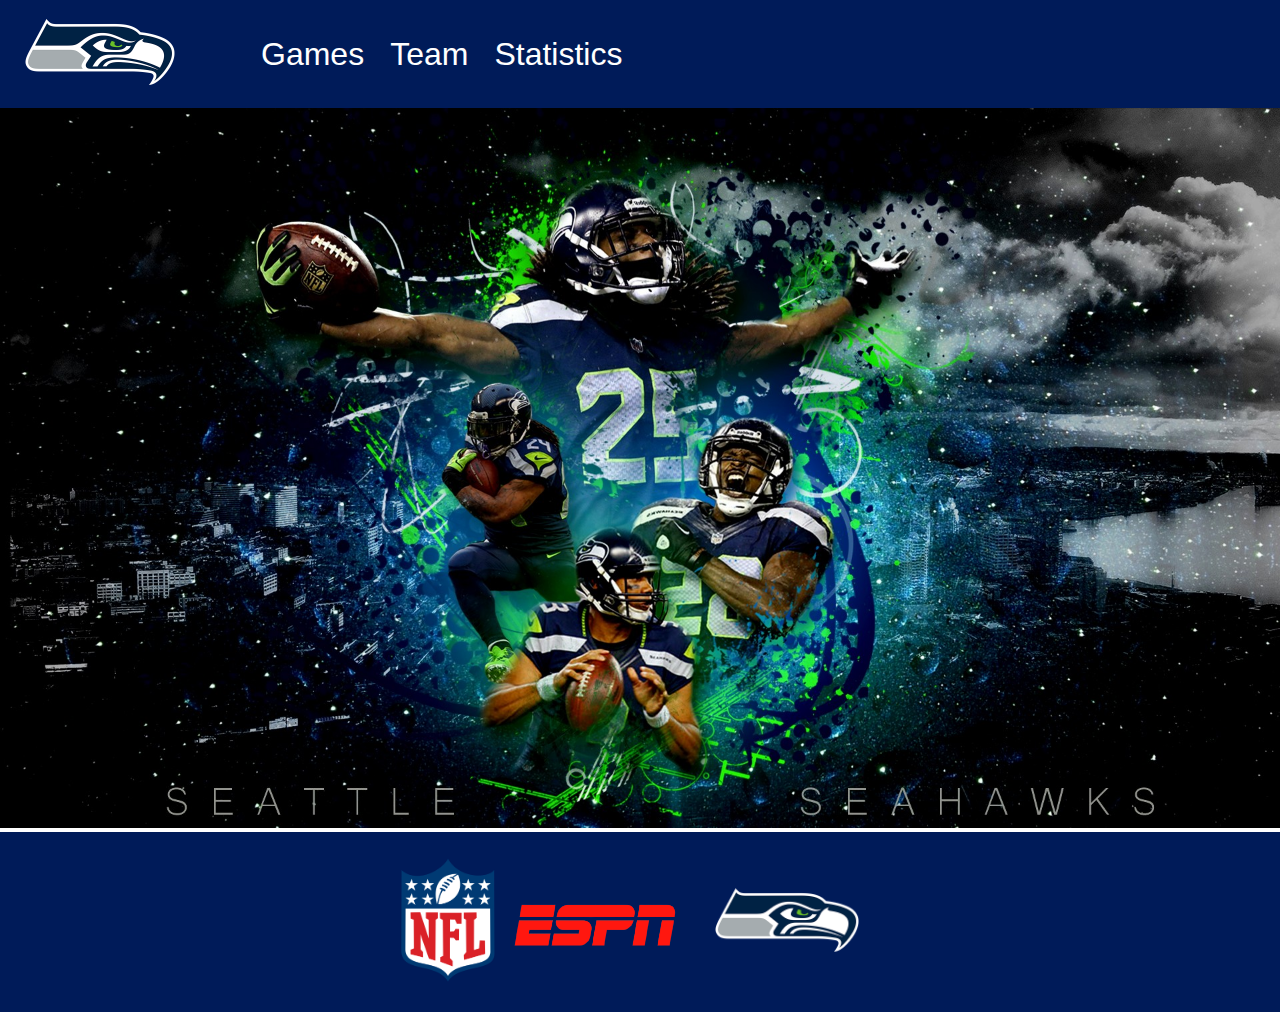
<file: exo website/index.html>
<!DOCTYPE html>
<html lang="en">
  <head>
    <meta charset="UTF-8" />
    <meta name="viewport" content="width=device-width, initial-scale=1.0" />
    <title>Seahawks Home</title>
    <link rel="stylesheet" href="css/global.css" />
    <link rel="stylesheet" href="css/index.css" />
  </head>
  <body>
    <header>
      <a href="index.html">
        <div class="box-logo">
          <img
            src="resources/seattle-seahawks-logo copie.png"
            alt="logoSeahawks"
          />
        </div>
      </a>

      <nav>
        <a href="games.html">Games</a>
        <a href="team.html">Team</a>
        <a href="statistics.html">Statistics</a>
      </nav>
    </header>
    <main>
      <img
        src="resources/1920x1080-px-NFL-Seattle-Seahawks-sports-1034163-wallhere.com copie.jpg"
        alt="backgroundgames"
        id="games"
      />
    </main>
    <footer>
      <div class="Logo">
        <a href="https://www.nfl.com/teams/seattle-seahawks/" target="_blank"
          ><img
            class="logoNFL"
            src="resources/nfl logo copie.png"
            alt="nfl-logo"
        /></a>
        <a
          href="https://www.espn.com/nfl/team/_/name/sea/seattle-seahawks"
          target="_blank"
        >
          <img
            class="LogoESPN"
            src="resources/ESPN_logos copie.png"
            alt="lodoEspn"
        /></a>
        <a href="https://www.seahawks.com/" target="_blank">
          <img
            class="LogoSea"
            src="resources/seattle-seahawks-logo copie.png"
            alt="logoSeaFooter"
        /></a>
      </div>
    </footer>
  </body>
</html>
</file>
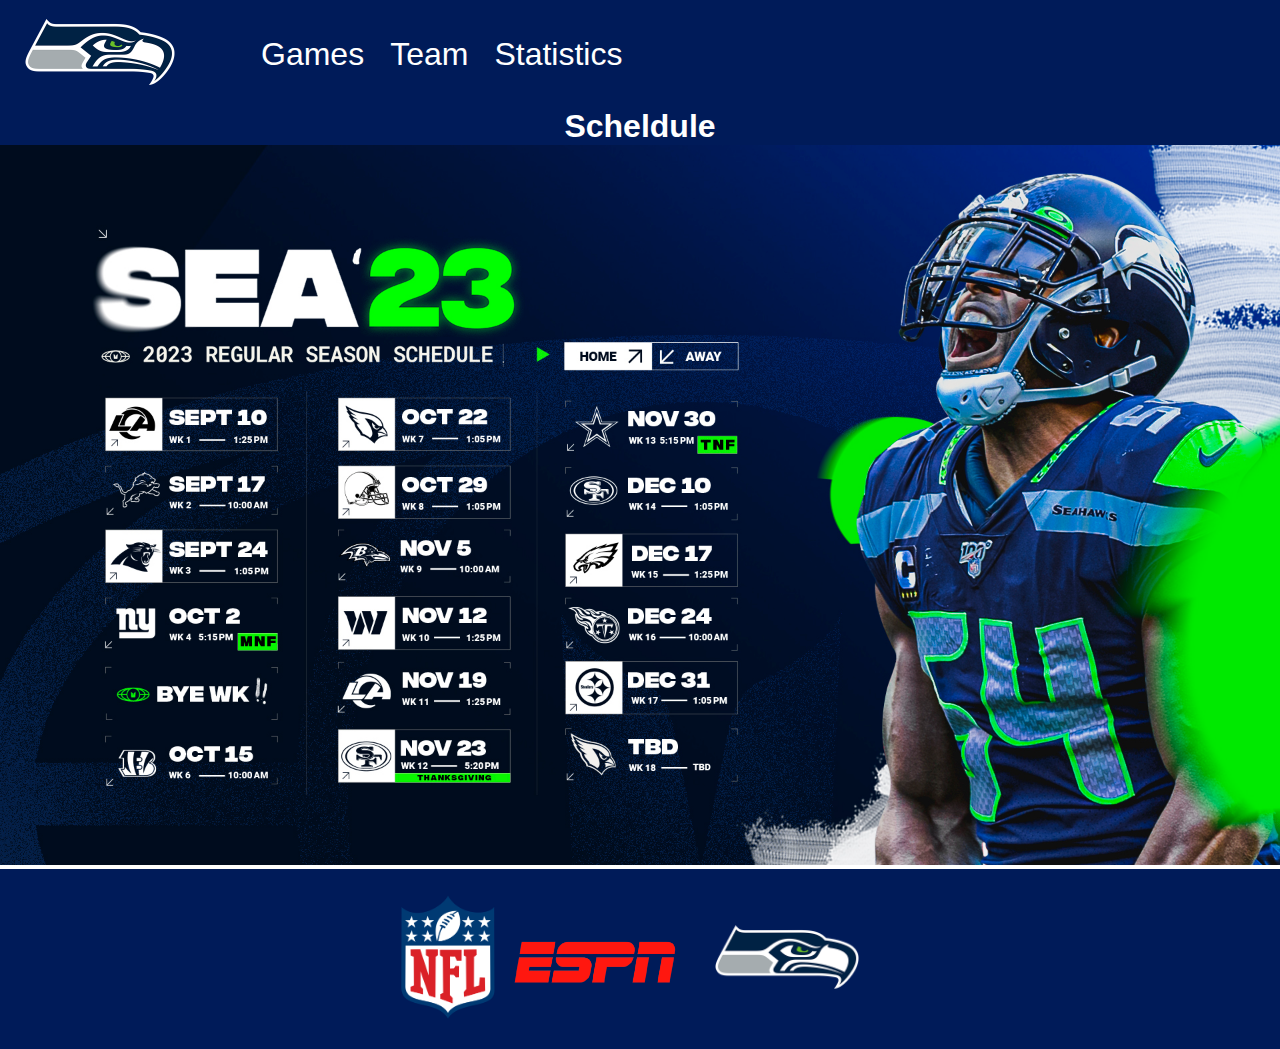
<file: exo website/games.html>
<!DOCTYPE html>
<html lang="en">
  <head>
    <meta charset="UTF-8" />
    <meta name="viewport" content="width=device-width, initial-scale=1.0" />
    <title>Seahawks Games</title>
    <link rel="stylesheet" href="css/global.css" />
    <link rel="stylesheet" href="css/games.css" />
  </head>
  <body>
    <header>
      <a href="index.html">
        <div class="box-logo">
          <img
            src="resources/seattle-seahawks-logo copie.png"
            alt="logoSeahawks"
          />
        </div>
      </a>

      <nav>
        <a href="games.html">Games</a>
        <a href="team.html">Team</a>
        <a href="statistics.html">Statistics</a>
      </nav>
    </header>
    <main>
      <h1>Scheldule</h1>
      <img
        src="resources/Games seahawks.jpeg"
        alt="backgroundpage2"
        id="page2"
      />
    </main>
    <footer>
      <div class="Logo">
        <a href="https://www.nfl.com/teams/seattle-seahawks/" target="_blank"
          ><img
            class="logoNFL"
            src="resources/nfl logo copie.png"
            alt="nfl-logo"
        /></a>
        <a
          href="https://www.espn.com/nfl/team/_/name/sea/seattle-seahawks"
          target="_blank"
        >
          <img
            class="LogoESPN"
            src="resources/ESPN_logos copie.png"
            alt="lodoEspn"
        /></a>
        <a href="https://www.seahawks.com/" target="_blank">
          <img
            class="LogoSea"
            src="resources/seattle-seahawks-logo copie.png"
            alt="logoSeaFooter"
        /></a>
      </div>
    </footer>
  </body>
</html>
</file>
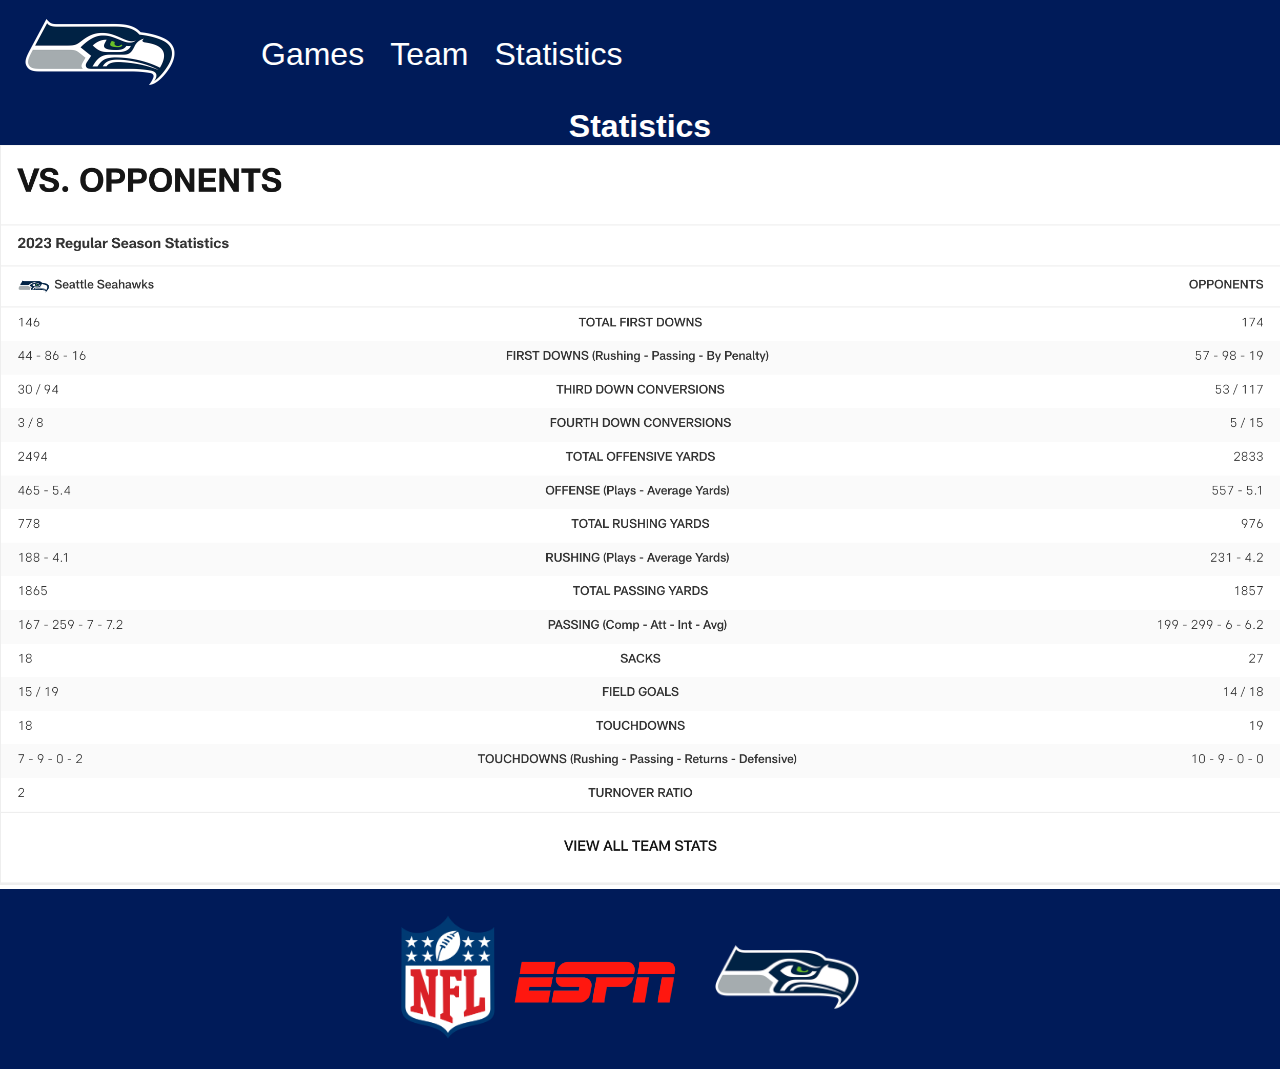
<file: exo website/statistics.html>
<!DOCTYPE html>
<html lang="en">
  <head>
    <meta charset="UTF-8" />
    <meta name="viewport" content="width=device-width, initial-scale=1.0" />
    <title>Seahawks Statisics</title>
    <link rel="stylesheet" href="css/global.css" />
    <link rel="stylesheet" href="css/statistics.css" />
  </head>
  <body>
    <header>
      <a href="index.html">
        <div class="box-logo">
          <img
            src="resources/seattle-seahawks-logo copie.png"
            alt="logoSeahawks"
          />
        </div>
      </a>

      <nav>
        <a href="games.html">Games</a>
        <a href="team.html">Team</a>
        <a href="statistics.html">Statistics</a>
      </nav>
    </header>
    <main>
      <h1>Statistics</h1>
      <div class="statistics">
        <img
          src="resources/Capture d’écran 2023-11-12 à 11.50.49.png"
          alt="statistics of the seahawks"
        />
      </div>
    </main>

    <footer>
      <div class="Logo">
        <a href="https://www.nfl.com/teams/seattle-seahawks/" target="_blank"
          ><img
            class="logoNFL"
            src="resources/nfl logo copie.png"
            alt="nfl-logo"
        /></a>
        <a
          href="https://www.espn.com/nfl/team/_/name/sea/seattle-seahawks"
          target="_blank"
        >
          <img
            class="LogoESPN"
            src="resources/ESPN_logos copie.png"
            alt="lodoEspn"
        /></a>
        <a href="https://www.seahawks.com/" target="_blank">
          <img
            class="LogoSea"
            src="resources/seattle-seahawks-logo copie.png"
            alt="logoSeaFooter"
        /></a>
      </div>
    </footer>
  </body>
</html>
</file>
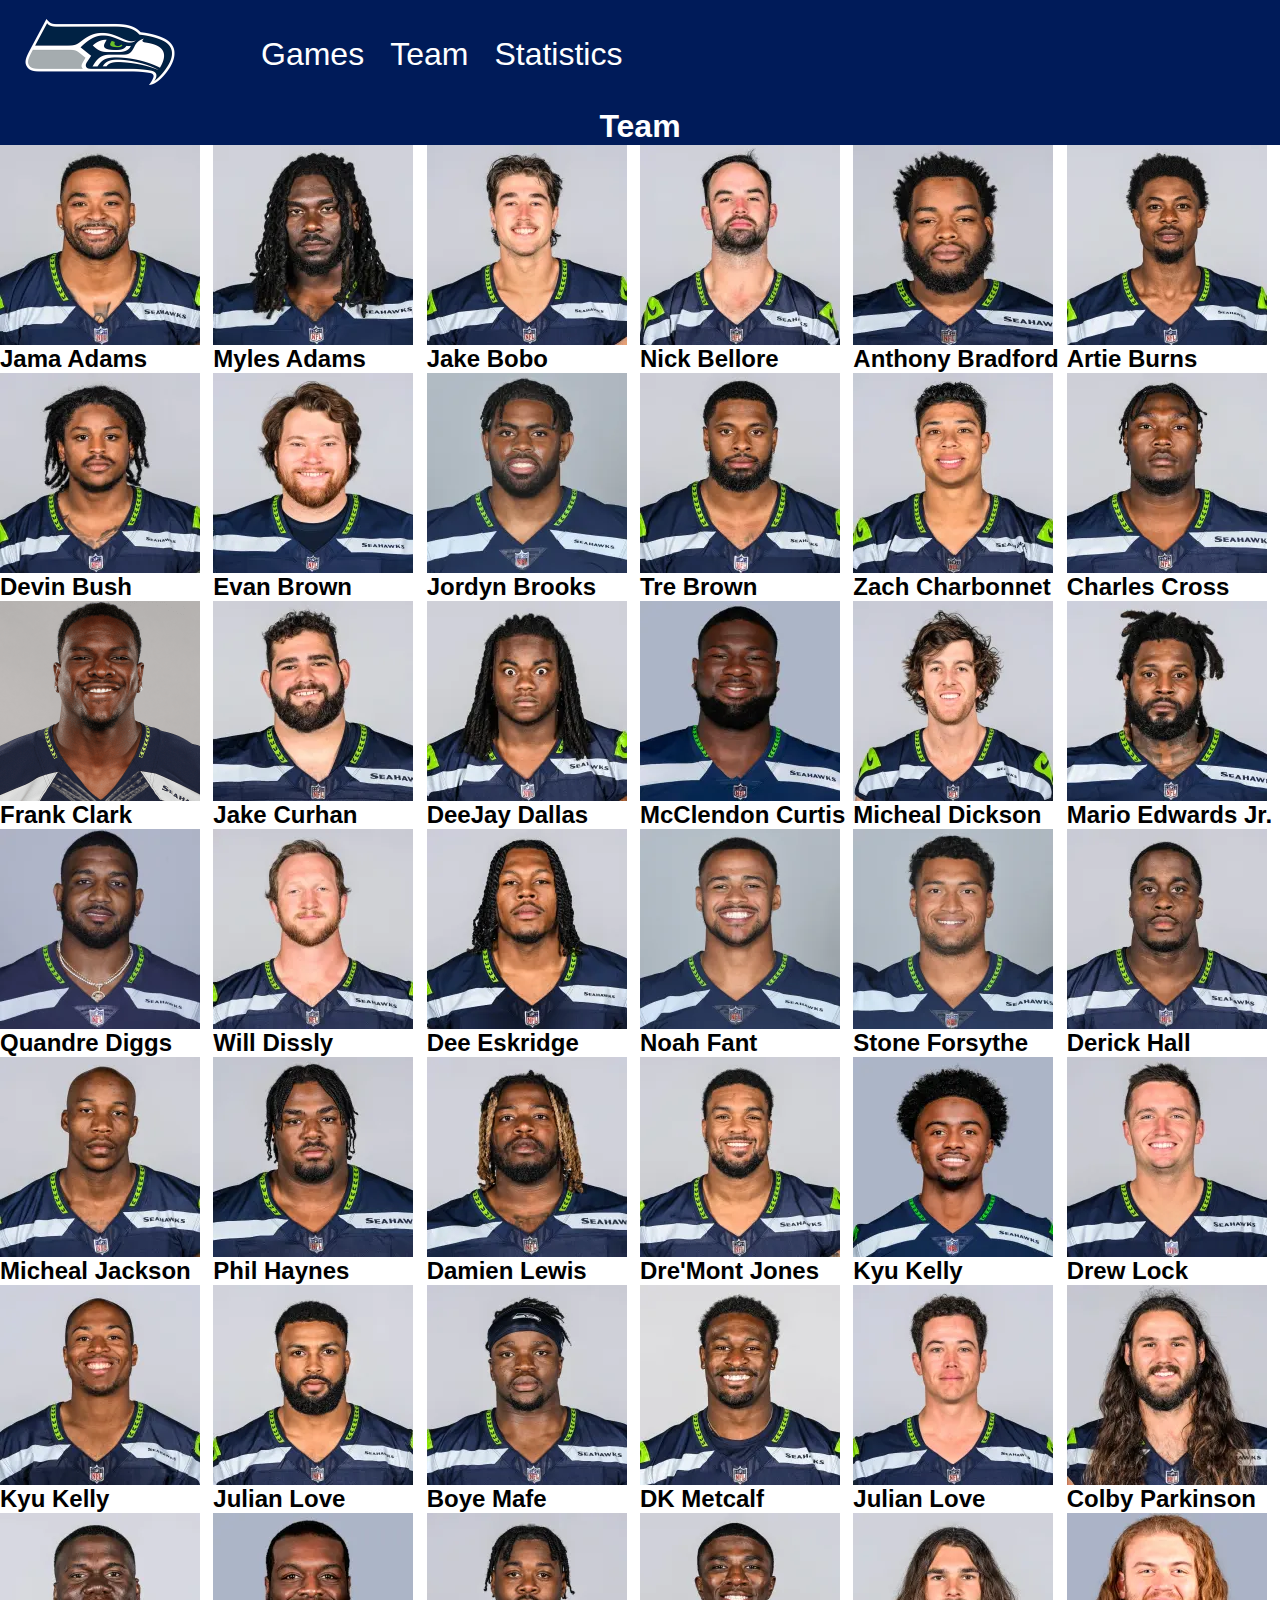
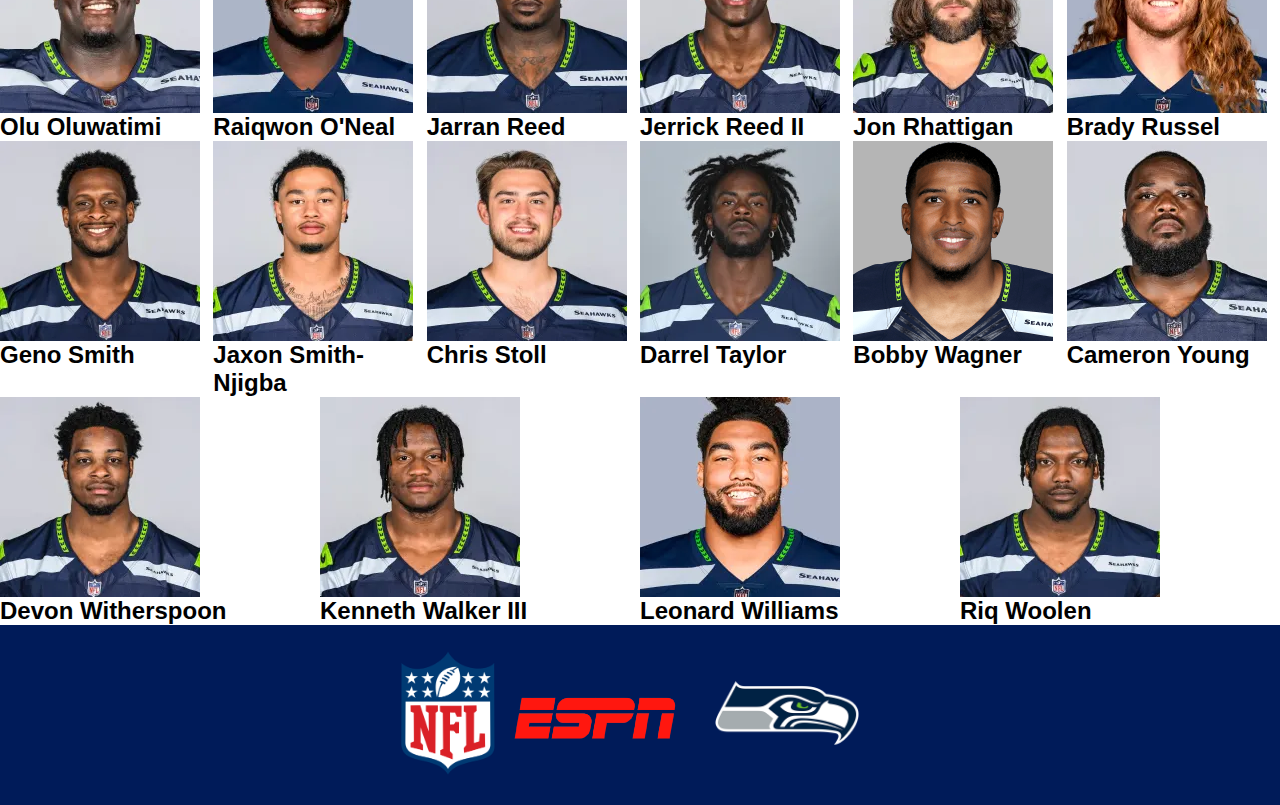
<file: exo website/team.html>
<!DOCTYPE html>
<html lang="en">
  <head>
    <meta charset="UTF-8" />
    <meta name="viewport" content="width=device-width, initial-scale=1.0" />
    <title>Seahawks Team</title>
    <link rel="stylesheet" href="css/global.css" />
    <link rel="stylesheet" href="css/team.css" />
  </head>
  <body>
    <header>
      <a href="index.html">
        <div class="box-logo">
          <img
            src="resources/seattle-seahawks-logo copie.png"
            alt="logoSeahawks"
          />
        </div>
      </a>

      <nav>
        <a href="games.html">Games</a>
        <a href="team.html">Team</a>
        <a href="statistics.html">Statistics</a>
      </nav>
    </header>

    <main>
      <h1>Team</h1>
      <div class="roster">
        <div class="player">
          <img src="players/jA.webp" alt="JamalAdams" />
          <h2>Jama Adams</h2>
        </div>
        <div class="player">
          <img src="players/MA.webp" alt="Myles Adams" />
          <h2>Myles Adams</h2>
        </div>
        <div class="player">
          <img src="players/JB.webp" alt="Jake Bobo" />
          <h2>Jake Bobo</h2>
        </div>
        <div class="player">
          <img src="players/NB.webp" alt="Nick Bellore" />
          <h2>Nick Bellore</h2>
        </div>
        <div class="player">
          <img src="players/ANTBRA.webp" alt="Anthony Bradford" />
          <h2>Anthony Bradford</h2>
        </div>
        <div class="player">
          <img src="players/Artie Burns.webp" alt="Artie Burns" />
          <h2>Artie Burns</h2>
        </div>
        <div class="player">
          <img src="players/Devin Bush.webp" alt="Devin Bush" />
          <h2>Devin Bush</h2>
        </div>
        <div class="player">
          <img src="players/Evan Brown.webp" alt="Evan Brown" />
          <h2>Evan Brown</h2>
        </div>
        <div class="player">
          <img src="players/Jordyn brooks.webp" alt="Jordyn Brooks" />
          <h2>Jordyn Brooks</h2>
        </div>
        <div class="player">
          <img src="players/Tre Brown.webp" alt="Tre Brown" />
          <h2>Tre Brown</h2>
        </div>
        <div class="player">
          <img src="players/Zach Charbonnet.webp" alt="Zach Charbonnet" />
          <h2>Zach Charbonnet</h2>
        </div>
        <div class="player">
          <img src="players/Charles Cross.webp" alt="Charles Cross" />
          <h2>Charles Cross</h2>
        </div>
        <div class="player">
          <img src="players/Frank Clark.png" alt="Frank Clark" />
          <h2>Frank Clark</h2>
        </div>
        <div class="player">
          <img src="players/Jake Curhan.webp" alt="Jake Curhan" />
          <h2>Jake Curhan</h2>
        </div>
        <div class="player">
          <img src="players/DeeJay Dallas.webp" alt="DeeJay Dallas" />
          <h2>DeeJay Dallas</h2>
        </div>
        <div class="player">
          <img src="players/McClendon Curtis.webp" alt="McClendon Curtis" />
          <h2>McClendon Curtis</h2>
        </div>
        <div class="player">
          <img src="players/Micheal Dickson.webp" alt="Micheal Dickson" />
          <h2>Micheal Dickson</h2>
        </div>
        <div class="player">
          <img src="players/Mario Edwards Jr..webp" alt="Mario Edwards Jr." />
          <h2>Mario Edwards Jr.</h2>
        </div>
        <div class="player">
          <img src="players/Quandre Diggs.webp" alt="Quandre Diggs" />
          <h2>Quandre Diggs</h2>
        </div>
        <div class="player">
          <img src="players/Will Dissly.webp" alt="Will Dissly" />
          <h2>Will Dissly</h2>
        </div>
        <div class="player">
          <img src="players/Dee Eskridge.webp" alt="Dee Eskridge" />
          <h2>Dee Eskridge</h2>
        </div>
        <div class="player">
          <img src="players/Noah Fant.webp" alt="Noah Fant" />
          <h2>Noah Fant</h2>
        </div>
        <div class="player">
          <img src="players/Stone Forsythe.webp" alt="Stone Forsythe" />
          <h2>Stone Forsythe</h2>
        </div>
        <div class="player">
          <img src="players/Derick Hall.webp" alt="Derick Hall" />
          <h2>Derick Hall</h2>
        </div>
        <div class="player">
          <img src="players/Micheal Jackson.webp" alt="Micheal Jackson" />
          <h2>Micheal Jackson</h2>
        </div>
        <div class="player">
          <img src="players/Phil Haynes.webp" alt="Phil Haynes" />
          <h2>Phil Haynes</h2>
        </div>
        <div class="player">
          <img src="players/Damien Lewis.webp" alt="Damien Lewis" />
          <h2>Damien Lewis</h2>
        </div>
        <div class="player">
          <img src="players/Dre'Mont Jones.webp" alt="Dre'Mont Jones" />
          <h2>Dre'Mont Jones</h2>
        </div>
        <div class="player">
          <img src="players/Kyu Kelly.webp" alt="Kyu Kelly" />
          <h2>Kyu Kelly</h2>
        </div>
        <div class="player">
          <img src="players/Drew Lock.webp" alt="Drew Lock" />
          <h2>Drew Lock</h2>
        </div>
        <div class="player">
          <img src="players/Tyler Locket.webp" alt="Tyler Locket" />
          <h2>Kyu Kelly</h2>
        </div>
        <div class="player">
          <img src="players/Julian Love.webp" alt="Julian Love" />
          <h2>Julian Love</h2>
        </div>
        <div class="player">
          <img src="players/Boye Mafe.webp" alt="Boye Mafe" />
          <h2>Boye Mafe</h2>
        </div>
        <div class="player">
          <img src="players/DK Metcalf.webp" alt="DK Metcalf" />
          <h2>DK Metcalf</h2>
        </div>
        <div class="player">
          <img src="players/Jason Meyers.webp" alt="Jason Myers" />
          <h2>Julian Love</h2>
        </div>
        <div class="player">
          <img src="players/Colby Parkinson.webp" alt="Colby Parkinson" />
          <h2>Colby Parkinson</h2>
        </div>
        <div class="player">
          <img src="players/Olu Oluwatimi.webp" alt="Olu Oluwatimi" />
          <h2>Olu Oluwatimi</h2>
        </div>
        <div class="player">
          <img src="players/Raiqwon O'Neal.webp" alt="Raiqwon O'Neal" />
          <h2>Raiqwon O'Neal</h2>
        </div>
        <div class="player">
          <img src="players/Jarran Reed .webp" alt="Jarran Reed" />
          <h2>Jarran Reed</h2>
        </div>
        <div class="player">
          <img src="players/Jerrick Reed II.webp" alt="Jerrick Reed II" />
          <h2>Jerrick Reed II</h2>
        </div>
        <div class="player">
          <img src="players/Jon Rhattigan.webp" alt="Jon Rhattigan" />
          <h2>Jon Rhattigan</h2>
        </div>
        <div class="player">
          <img src="players/Brady Russel.webp" alt="Brady Russel" />
          <h2>Brady Russel</h2>
        </div>
        <div class="player">
          <img src="players/Geno Smith.webp" alt="Geno Smith" />
          <h2>Geno Smith</h2>
        </div>
        <div class="player">
          <img src="players/Jaxon Smith-Njigba.webp" alt="Jaxon Smith-Njigba" />
          <h2>Jaxon Smith-Njigba</h2>
        </div>
        <div class="player">
          <img src="players/Chris Stoll.webp" alt="Chris Stoll" />
          <h2>Chris Stoll</h2>
        </div>
        <div class="player">
          <img src="players/Darrel Taylor.webp" alt="Darrel Taylor" />
          <h2>Darrel Taylor</h2>
        </div>
        <div class="player">
          <img src="players/Bobby Wagner.png" alt="Bobby Wagner" />
          <h2>Bobby Wagner</h2>
        </div>
        <div class="player">
          <img src="players/Cameron Young.webp" alt="Cameron Young" />
          <h2>Cameron Young</h2>
        </div>
        <div class="player">
          <img src="players/Devon Witherspoon.webp" alt="Devon Witherspoon" />
          <h2>Devon Witherspoon</h2>
        </div>
        <div class="player">
          <img src="players/Kenneth Walker III.webp" alt="Kenneth Walker III" />
          <h2>Kenneth Walker III</h2>
        </div>
        <div class="player">
          <img src="players/Leonard Williams.webp" alt="Leonard Williams" />
          <h2>Leonard Williams</h2>
        </div>
        <div class="player">
          <img src="players/Riq Woolen.webp" alt="Riq Woolen" />
          <h2>Riq Woolen</h2>
        </div>
      </div>
    </main>

    <footer>
      <div class="Logo">
        <a href="https://www.nfl.com/teams/seattle-seahawks/" target="_blank">
          <img
            class="logoNFL"
            src="resources/nfl logo copie.png"
            alt="nfl-logo"
          />
        </a>
        <a
          href="https://www.espn.com/nfl/team/_/name/sea/seattle-seahawks"
          target="_blank"
        >
          <img
            class="LogoESPN"
            src="resources/ESPN_logos copie.png"
            alt="lodoEspn"
          />
        </a>
        <a href="https://www.seahawks.com/" target="_blank">
          <img
            class="LogoSea"
            src="resources/seattle-seahawks-logo copie.png"
            alt="logoSeaFooter"
          />
        </a>
      </div>
    </footer>
  </body>
</html>
</file>
<file: exo website/css/global.css>
* {
  margin: 0;
}

header {
  width: 100%;
  background-color: rgb(0, 27, 89);
  display: flex;
  height: 12vh;
  align-items: center;
  justify-content: space-between;
}
.box-logo > img {
  width: 200px;
}
nav > a {
  font-family: Arial, Helvetica, sans-serif;
  font-size: xx-large;
  color: white;
  text-decoration: none;
  border-radius: 10px;
  padding: 5px;
}
nav > a:hover {
  color: rgb(150, 180, 255);
}
nav {
  width: 80%;
  display: flex;
  justify-content: flex-start;
  gap: 16px;
}
footer {
  width: 100vw;
  background-color: rgb(0, 27, 89);
  display: flex;
  align-items: center;
  justify-content: center;
  height: 20vh;
}

.logoNFL {
  width: 8vw;
}
.LogoESPN {
  width: 15vw;
}

.LogoSea {
  width: 15vw;
}

footer > div {
  display: flex;
  align-items: center;
  justify-content: space-around;
}

@media screen and (max-width: 480px) {
  nav {
    display: flex;
  }

  nav > a {
    padding: 1px;
    font-size: xx-small;
  }
  header {
    height: 8vh;
  }
  .box-logo > img {
    width: 100px;
  }
  footer {
    height: 10vh;
  }
}
</file>
<file: exo website/css/index.css>
img {
  width: 100%;
}
</file>
<file: exo website/css/games.css>
#page2 {
  width: 100%;
}
h1 {
  display: flex;
  justify-content: center;
  color: white;
  background-color: rgb(0, 27, 89);
  font-family: Arial, Helvetica, sans-serif;
}
</file>
<file: exo website/css/statistics.css>
h1 {
  display: flex;
  justify-content: center;
  color: white;
  background-color: rgb(0, 27, 89);
  font-family: Arial, Helvetica, sans-serif;
}
main {
  width: 100%;
}
.img-responsive {
  width: 20%;
  display: flex;
  align-items: center;
}
main {
  width: 100%;
}
.statistics > img {
  width: 100%;
}
h1 {
  display: flex;
  justify-content: center;
  color: white;
  background-color: rgb(0, 27, 89);
  font-family: Arial, Helvetica, sans-serif;
}
</file>
<file: exo website/css/team.css>
main {
  width: 100vw;
}
.roster {
  width: 100vw;
  display: flex;
  flex-wrap: wrap;
  gap: 0;
}

.player {
  flex: 1;
}
.player > img {
  display: flex;
  justify-content: center;
}
h1 {
  display: flex;
  justify-content: center;
  color: white;
  background-color: rgb(0, 27, 89);
  font-family: Arial, Helvetica, sans-serif;
}
h2 {
  display: flex;
  font-family: Arial, Helvetica, sans-serif;
  color: rgb(0, 0, 0);
}
</file>
